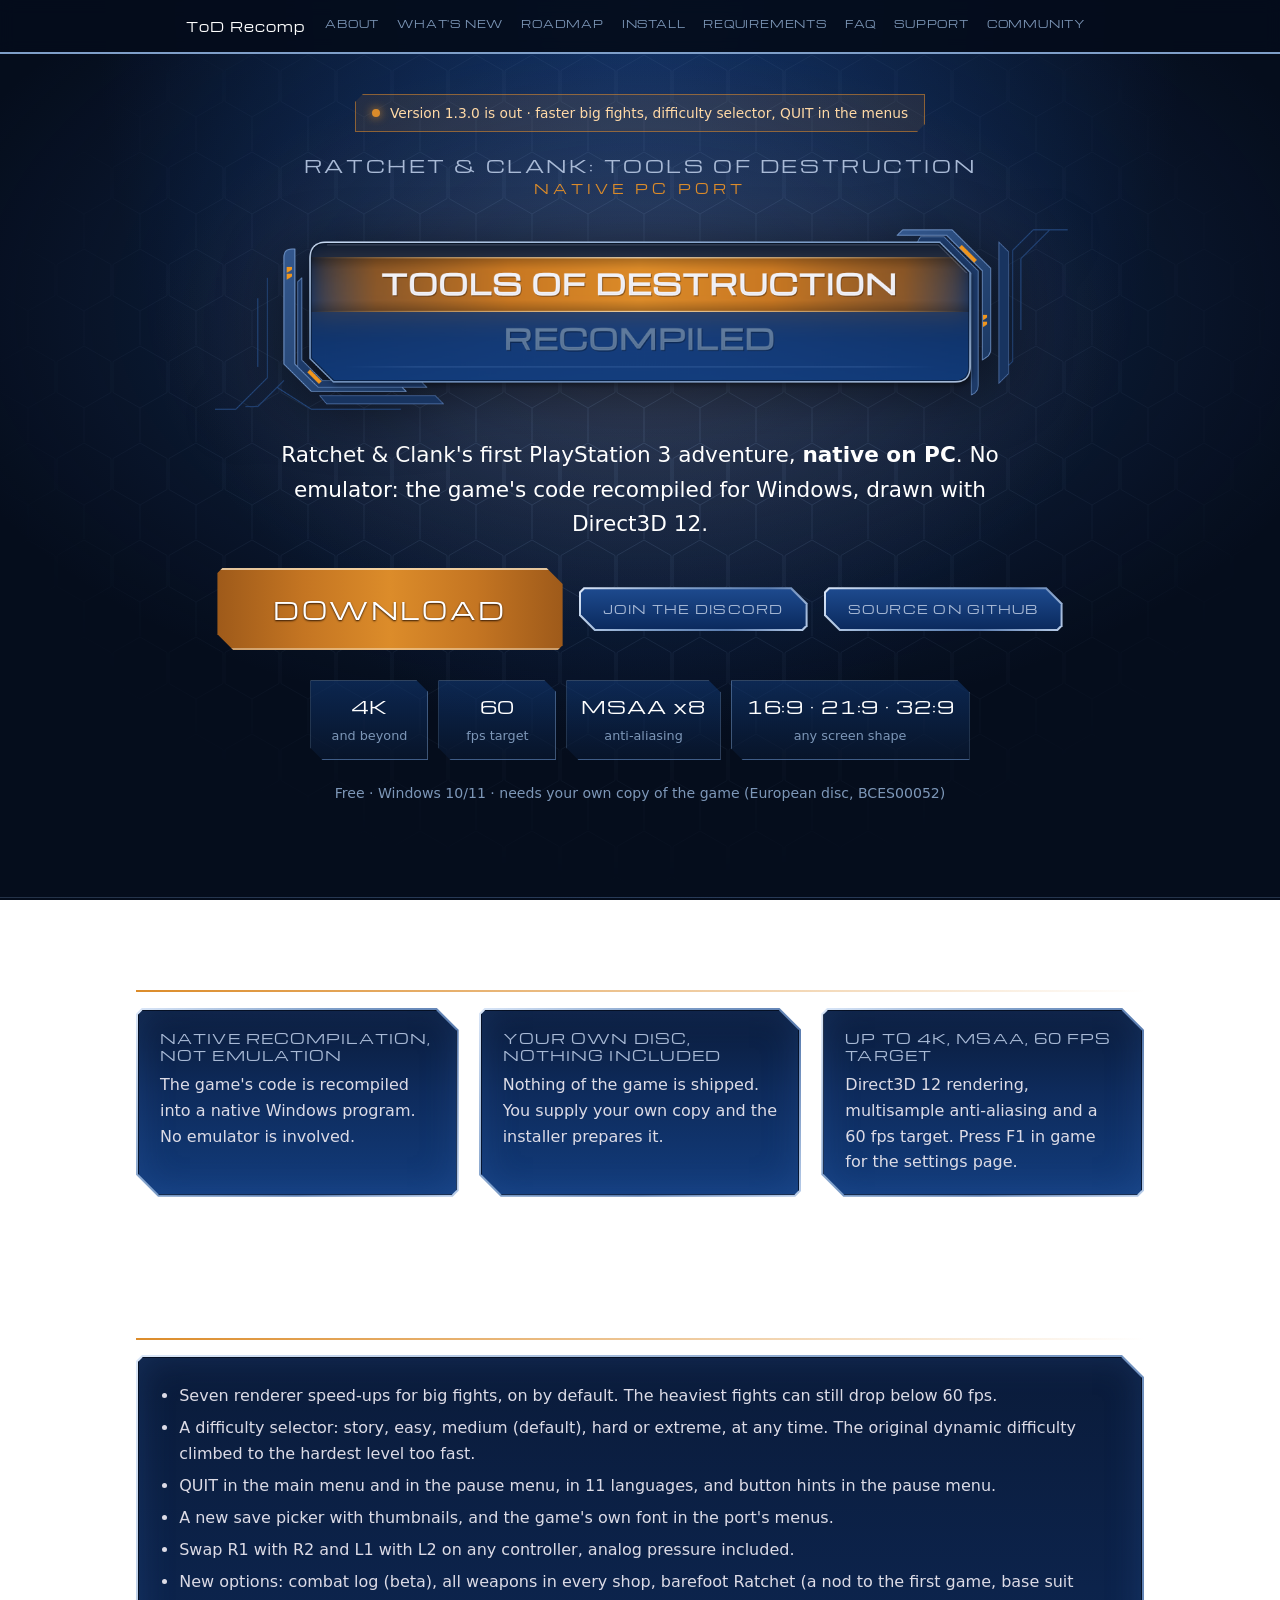
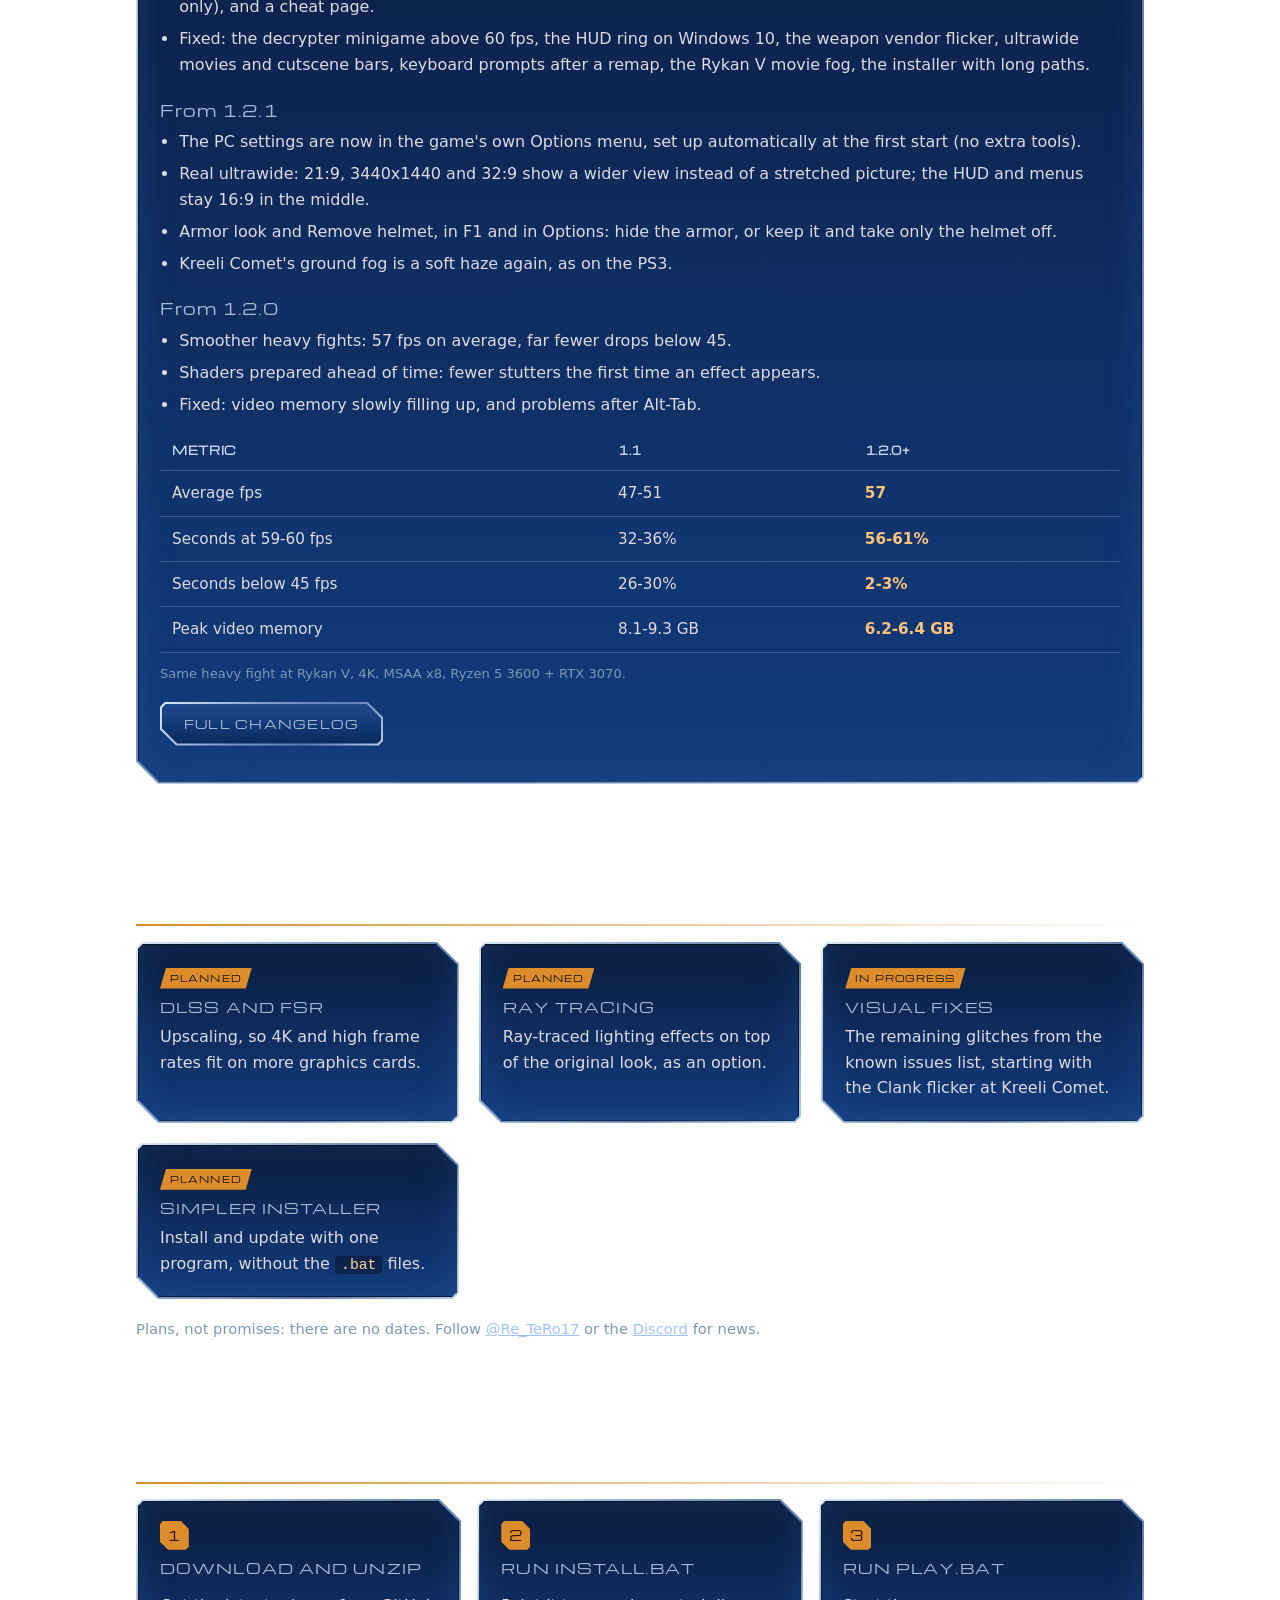
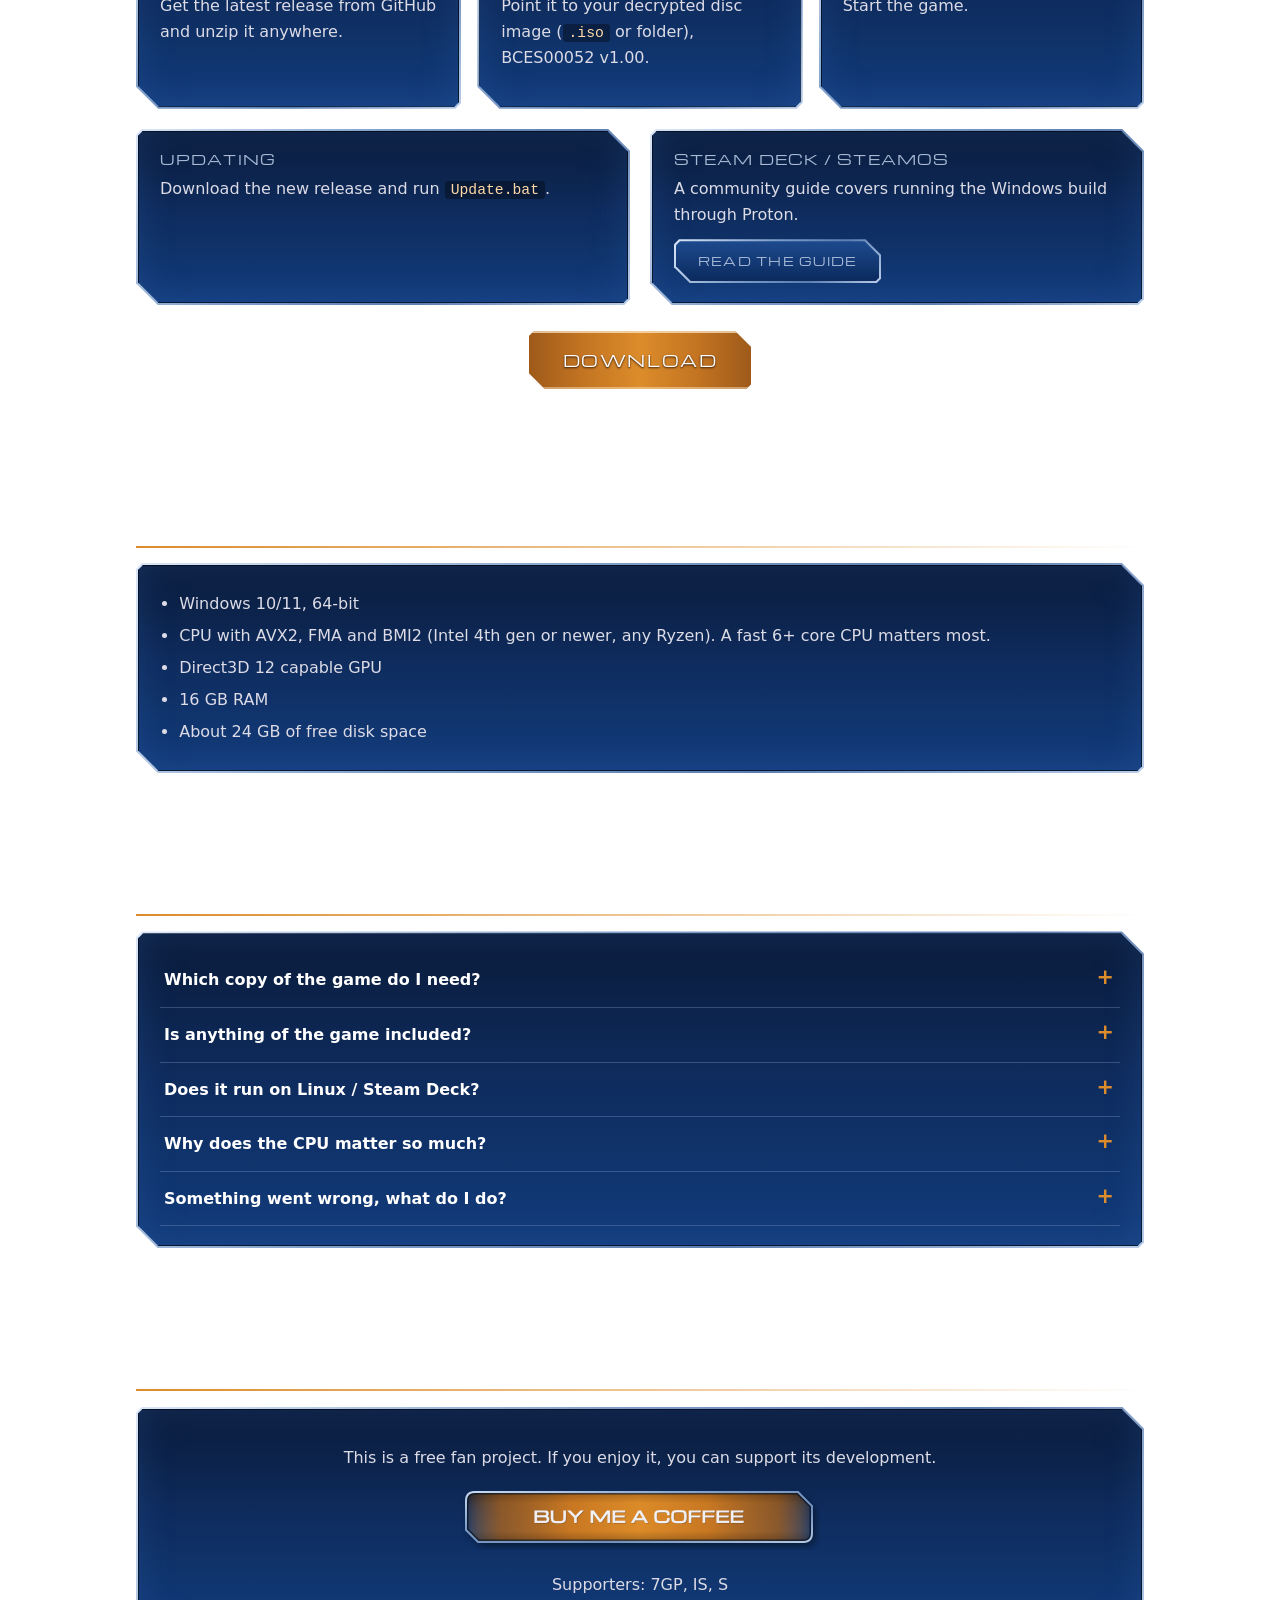
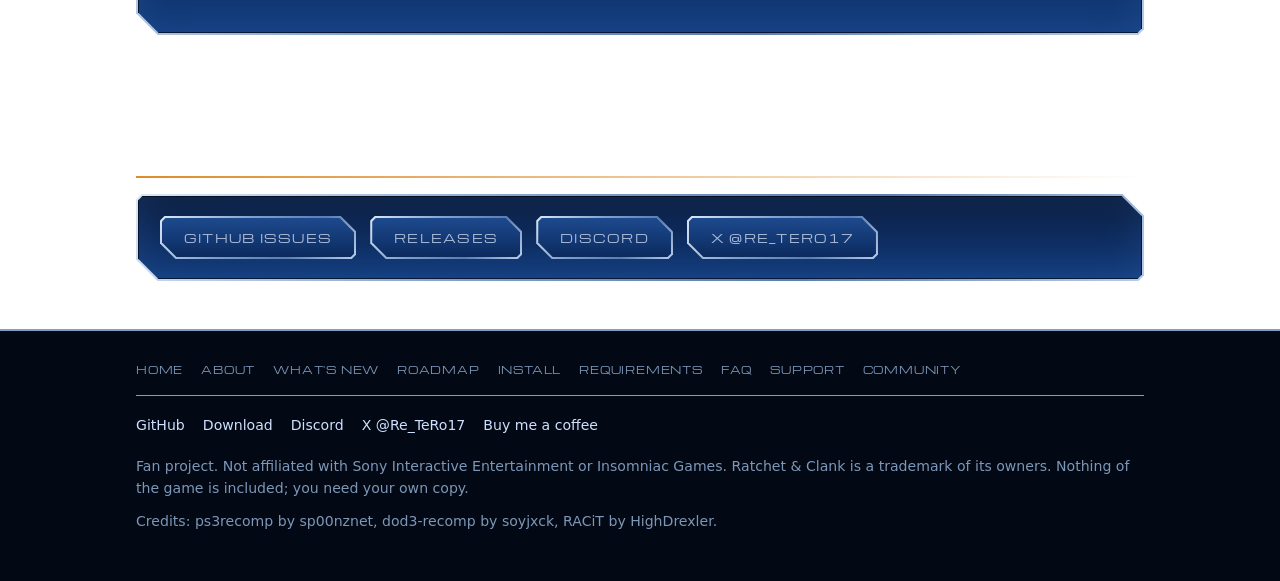
<file: index.html>
<!doctype html>
<html lang="en">
<head>
<meta charset="utf-8">
<meta name="viewport" content="width=device-width,initial-scale=1">
<!--
  DISCORD LINK: put the invite URL in DISCORD_URL below (inside the first <script>).
  While it is an empty string "" the Discord button stays hidden.
  Example: const DISCORD_URL = "https://discord.gg/xxxxxxx";
-->
<script>const DISCORD_URL = "https://discord.gg/S4jd7643mg";</script>
<title>Ratchet &amp; Clank: Tools of Destruction Recompiled</title>
<meta name="description" content="Play Ratchet &amp; Clank: Tools of Destruction (Ratchet and Clank Future, PS3) natively on PC: a free fan-made recompilation, no emulator, Direct3D 12, up to 4K, 60 fps and ultrawide. Bring your own copy of the game.">
<link rel="canonical" href="https://re-tero17.github.io/ratchet-tod-recomp/">
<script type="application/ld+json">{"@context":"https://schema.org","@type":"SoftwareApplication","name":"Ratchet & Clank: Tools of Destruction Recompiled","alternateName":["Ratchet and Clank Tools of Destruction PC","Ratchet & Clank Future: Tools of Destruction PC port","ToD Recomp"],"applicationCategory":"GameApplication","operatingSystem":"Windows 10, Windows 11","softwareVersion":"1.3.0","offers":{"@type":"Offer","price":"0","priceCurrency":"USD"},"url":"https://re-tero17.github.io/ratchet-tod-recomp/","downloadUrl":"https://github.com/Re-TeRo17/ratchet-tod-recomp/releases/latest","codeRepository":"https://github.com/Re-TeRo17/ratchet-tod-recomp","description":"Fan-made native PC port of Ratchet & Clank: Tools of Destruction (PS3) by static recompilation. Direct3D 12, up to 4K and 60 fps. Requires your own copy of the game."}</script>
<meta property="og:type" content="website">
<meta property="og:title" content="Ratchet &amp; Clank: Tools of Destruction Recompiled">
<meta property="og:description" content="Native on PC. No emulator, Direct3D 12, up to 4K and 60 fps. Fan project; your own copy of the game is required.">
<meta property="og:url" content="https://re-tero17.github.io/ratchet-tod-recomp/">
<meta property="og:image" content="https://re-tero17.github.io/ratchet-tod-recomp/assets/banner.png">
<meta name="twitter:card" content="summary_large_image">
<meta name="theme-color" content="#0a1a34">
<link rel="icon" href="assets/favicon.ico" sizes="any">
<link rel="icon" type="image/png" sizes="32x32" href="assets/favicon-32.png">
<link rel="apple-touch-icon" href="assets/apple-touch-icon.png">
<link rel="preconnect" href="https://fonts.googleapis.com">
<link rel="preconnect" href="https://fonts.gstatic.com" crossorigin>
<link href="https://fonts.googleapis.com/css2?family=Michroma&display=swap" rel="stylesheet">
<link rel="stylesheet" href="style.css">
</head>
<body>
<nav aria-label="Main"><div class="wrap">
<a class="brand" href="#top">ToD Recomp</a>
<a class="l" href="#about">About</a><a class="l" href="#new">What's new</a><a class="l" href="#roadmap">Roadmap</a><a class="l" href="#install">Install</a><a class="l" href="#requirements">Requirements</a><a class="l" href="#faq">FAQ</a><a class="l" href="#support">Support</a><a class="l" href="#community">Community</a>
</div></nav>

<header class="hero" id="top"><div class="wrap">
<p class="kicker"><span class="dot"></span><span>Version 1.3.0 is out &middot; faster big fights, difficulty selector, QUIT in the menus</span></p>
<h1 class="title">Ratchet &amp; Clank: Tools of Destruction <span>native PC port</span></h1>
<img class="banner" src="assets/banner.png" width="2560" height="584" alt="Ratchet &amp; Clank: Tools of Destruction Recompiled">
<p class="pitch">Ratchet &amp; Clank's first PlayStation 3 adventure, <strong>native on PC</strong>. No emulator: the game's code recompiled for Windows, drawn with Direct3D 12.</p>
<div class="cta"><a class="btn big" href="https://github.com/Re-TeRo17/ratchet-tod-recomp/releases/latest">Download</a>
<a class="btn alt" href="https://discord.gg/S4jd7643mg">Join the Discord</a>
<a class="btn alt" href="https://github.com/Re-TeRo17/ratchet-tod-recomp">Source on GitHub</a></div>
<ul class="stats">
<li><b>4K</b><span>and beyond</span></li>
<li><b>60</b><span>fps target</span></li>
<li><b>MSAA&nbsp;x8</b><span>anti-aliasing</span></li>
<li><b>16:9&nbsp;&middot;&nbsp;21:9&nbsp;&middot;&nbsp;32:9</b><span>any screen shape</span></li>
</ul>
<p class="meta">Free &middot; Windows 10/11 &middot; needs your own copy of the game (European disc, BCES00052)</p>
</div></header>

<main class="wrap">
<section id="about"><h2>What it is</h2>
<div class="grid">
<div class="panel card"><h3>Native recompilation, not emulation</h3><p>The game's code is recompiled into a native Windows program. No emulator is involved.</p></div>
<div class="panel card"><h3>Your own disc, nothing included</h3><p>Nothing of the game is shipped. You supply your own copy and the installer prepares it.</p></div>
<div class="panel card"><h3>Up to 4K, MSAA, 60 fps target</h3><p>Direct3D 12 rendering, multisample anti-aliasing and a 60 fps target. Press F1 in game for the settings page.</p></div>
</div></section>

<section id="new"><h2>What's new in 1.3.0</h2>
<div class="panel">
<ul class="fx">
<li>Seven renderer speed-ups for big fights, on by default. The heaviest fights can still drop below 60 fps.</li>
<li>A difficulty selector: story, easy, medium (default), hard or extreme, at any time. The original dynamic difficulty climbed to the hardest level too fast.</li>
<li>QUIT in the main menu and in the pause menu, in 11 languages, and button hints in the pause menu.</li>
<li>A new save picker with thumbnails, and the game's own font in the port's menus.</li>
<li>Swap R1 with R2 and L1 with L2 on any controller, analog pressure included.</li>
<li>New options: combat log (beta), all weapons in every shop, barefoot Ratchet (a nod to the first game, base suit only), and a cheat page.</li>
<li>Fixed: the decrypter minigame above 60 fps, the HUD ring on Windows 10, the weapon vendor flicker, ultrawide movies and cutscene bars, keyboard prompts after a remap, the Rykan V movie fog, the installer with long paths.</li>
</ul>
<h3 style="margin-top:22px">From 1.2.1</h3>
<ul class="fx">
<li>The PC settings are now in the game's own Options menu, set up automatically at the first start (no extra tools).</li>
<li>Real ultrawide: 21:9, 3440x1440 and 32:9 show a wider view instead of a stretched picture; the HUD and menus stay 16:9 in the middle.</li>
<li>Armor look and Remove helmet, in F1 and in Options: hide the armor, or keep it and take only the helmet off.</li>
<li>Kreeli Comet's ground fog is a soft haze again, as on the PS3.</li>
</ul>
<h3 style="margin-top:22px">From 1.2.0</h3>
<ul class="fx">
<li>Smoother heavy fights: 57 fps on average, far fewer drops below 45.</li>
<li>Shaders prepared ahead of time: fewer stutters the first time an effect appears.</li>
<li>Fixed: video memory slowly filling up, and problems after Alt-Tab.</li>
</ul>
<div class="tw"><table>
<caption>Same heavy fight at Rykan V, 4K, MSAA x8, Ryzen 5 3600 + RTX 3070.</caption>
<thead><tr><th>Metric</th><th>1.1</th><th>1.2.0+</th></tr></thead>
<tbody>
<tr><td>Average fps</td><td>47-51</td><td class="new">57</td></tr>
<tr><td>Seconds at 59-60 fps</td><td>32-36%</td><td class="new">56-61%</td></tr>
<tr><td>Seconds below 45 fps</td><td>26-30%</td><td class="new">2-3%</td></tr>
<tr><td>Peak video memory</td><td>8.1-9.3 GB</td><td class="new">6.2-6.4 GB</td></tr>
</tbody></table></div>
<p style="margin-top:18px"><a class="btn alt" href="https://github.com/Re-TeRo17/ratchet-tod-recomp/blob/main/CHANGELOG.md">Full changelog</a></p>
</div></section>

<section id="roadmap"><h2>Coming soon</h2>
<div class="grid">
<div class="panel card soon"><span class="tag">Planned</span><h3>DLSS and FSR</h3><p>Upscaling, so 4K and high frame rates fit on more graphics cards.</p></div>
<div class="panel card soon"><span class="tag">Planned</span><h3>Ray tracing</h3><p>Ray-traced lighting effects on top of the original look, as an option.</p></div>
<div class="panel card soon"><span class="tag">In progress</span><h3>Visual fixes</h3><p>The remaining glitches from the known issues list, starting with the Clank flicker at Kreeli Comet.</p></div>
<div class="panel card soon"><span class="tag">Planned</span><h3>Simpler installer</h3><p>Install and update with one program, without the <code>.bat</code> files.</p></div>
</div>
<p class="note">Plans, not promises: there are no dates. Follow <a href="https://x.com/Re_TeRo17">@Re_TeRo17</a> or the <a href="https://discord.gg/S4jd7643mg">Discord</a> for news.</p>
</section>

<section id="install"><h2>Install in 3 steps</h2>
<ol class="steps">
<li class="panel"><h3>Download and unzip</h3><p>Get the latest release from GitHub and unzip it anywhere.</p></li>
<li class="panel"><h3>Run Install.bat</h3><p>Point it to your decrypted disc image (<code>.iso</code> or folder), BCES00052 v1.00.</p></li>
<li class="panel"><h3>Run Play.bat</h3><p>Start the game.</p></li>
</ol>
<div class="grid" style="margin-top:20px">
<div class="panel card"><h3>Updating</h3><p>Download the new release and run <code>Update.bat</code>.</p></div>
<div class="panel card"><h3>Steam Deck / SteamOS</h3><p>A community guide covers running the Windows build through Proton.</p><p style="margin-top:12px"><a class="btn alt" href="https://github.com/Re-TeRo17/ratchet-tod-recomp#steam-deck--steamos-proton-community-guide">Read the guide</a></p></div>
</div>
<p class="center" style="margin-top:26px"><a class="btn" href="https://github.com/Re-TeRo17/ratchet-tod-recomp/releases/latest">Download</a></p>
</section>

<section id="requirements"><h2>Requirements</h2>
<div class="panel"><ul class="fx" style="margin:0">
<li>Windows 10/11, 64-bit</li>
<li>CPU with AVX2, FMA and BMI2 (Intel 4th gen or newer, any Ryzen). A fast 6+ core CPU matters most.</li>
<li>Direct3D 12 capable GPU</li>
<li>16 GB RAM</li>
<li>About 24 GB of free disk space</li>
</ul></div></section>

<section id="faq"><h2>FAQ</h2>
<div class="panel">
<details><summary>Which copy of the game do I need?</summary><p>The European disc, BCES00052 v1.00, as a decrypted <code>.iso</code> or folder. Other regions are not supported yet.</p></details>
<details><summary>Is anything of the game included?</summary><p>No. Nothing of the game is included; you need your own copy.</p></details>
<details><summary>Does it run on Linux / Steam Deck?</summary><p>The Windows build runs through Proton. See the <a href="https://github.com/Re-TeRo17/ratchet-tod-recomp#steam-deck--steamos-proton-community-guide">community guide</a>.</p></details>
<details><summary>Why does the CPU matter so much?</summary><p>The game's SPU code runs on your CPU cores, so the heaviest scenes are CPU-limited.</p></details>
<details><summary>Something went wrong, what do I do?</summary><p>Open an <a href="https://github.com/Re-TeRo17/ratchet-tod-recomp/issues">issue</a> and attach <code>log\tod.log</code>, <code>log\tod_v2_*.jsonl</code> and <code>log\tod_crash.txt</code>. Press F7 in game to mark the moment.</p></details>
</div></section>

<section id="support"><h2>Support</h2>
<div class="panel center">
<p>This is a free fan project. If you enjoy it, you can support its development.</p>
<a class="coffee" href="https://buymeacoffee.com/tero17"><img src="assets/support_coffee.png" width="720" height="128" loading="lazy" alt="Buy me a coffee"></a>
<p style="margin-top:14px">Supporters: 7GP, IS, S</p>
</div></section>

<section id="community"><h2>Community</h2>
<div class="panel"><div class="row">
<a class="btn alt" href="https://github.com/Re-TeRo17/ratchet-tod-recomp/issues">GitHub Issues</a>
<a class="btn alt" href="https://github.com/Re-TeRo17/ratchet-tod-recomp/releases">Releases</a>
<a class="btn alt" id="discord" href="#" hidden>Discord</a>
<a class="btn alt" href="https://x.com/Re_TeRo17">X @Re_TeRo17</a>
</div></div></section>
</main>

<footer><div class="wrap">
<nav class="fnav" aria-label="Footer"><a href="#top">Home</a><a href="#about">About</a><a href="#new">What's new</a><a href="#roadmap">Roadmap</a><a href="#install">Install</a><a href="#requirements">Requirements</a><a href="#faq">FAQ</a><a href="#support">Support</a><a href="#community">Community</a></nav>
<div class="fsoc"><a href="https://github.com/Re-TeRo17/ratchet-tod-recomp">GitHub</a><a href="https://github.com/Re-TeRo17/ratchet-tod-recomp/releases/latest">Download</a><a href="https://discord.gg/S4jd7643mg">Discord</a><a href="https://x.com/Re_TeRo17">X @Re_TeRo17</a><a href="https://buymeacoffee.com/tero17">Buy me a coffee</a></div>
<p>Fan project. Not affiliated with Sony Interactive Entertainment or Insomniac Games. Ratchet &amp; Clank is a trademark of its owners. Nothing of the game is included; you need your own copy.</p>
<p>Credits: ps3recomp by sp00nznet, dod3-recomp by soyjxck, RACiT by HighDrexler.</p>
</div></footer>

<script>
(function(){
var d=document.getElementById('discord');
if(typeof DISCORD_URL==='string'&&DISCORD_URL){d.href=DISCORD_URL;d.hidden=false}
})();
</script>
</body>
</html>
</file>
<file: style.css>
:root{--bg:#050d1c;--p1:#0a1a34;--p2:#0d2a59;--p3:#113a78;--e1:#c9daf2;--e2:#7f9fc9;--or:#dc8c2a;--or2:#c47522;--tx:#dcdbe6;--idle:#7d97b8;--hd:Michroma,Bahnschrift,"Segoe UI",sans-serif;--cut:22px;--steel:#a9bad6;--shape:polygon(6px 0,calc(100% - var(--cut)) 0,100% var(--cut),100% calc(100% - 6px),calc(100% - 6px) 100%,var(--cut) 100%,0 calc(100% - var(--cut)),0 6px);--shape-in:polygon(5px 0,calc(100% - var(--cut) + 1px) 0,100% calc(var(--cut) - 1px),100% calc(100% - 5px),calc(100% - 5px) 100%,calc(var(--cut) - 1px) 100%,0 calc(100% - var(--cut) + 1px),0 5px)}
*{box-sizing:border-box}
html{scroll-behavior:smooth;scroll-padding-top:70px}
body{margin:0;background:radial-gradient(ellipse at 50% 0,#0e2a57 0,var(--bg) 60%) fixed;color:var(--tx);font:16px/1.6 "Segoe UI",system-ui,-apple-system,Roboto,sans-serif;overflow-x:hidden}
img{max-width:100%;height:auto;display:block}
a{color:#9cc4ff}
a:hover{color:#fff}
h1,h2,h3{font-family:var(--hd);letter-spacing:.04em;font-weight:400;line-height:1.25;margin:0 0 .6em}
h2{font-size:clamp(1.15rem,3.5vw,1.6rem);color:#fff;text-transform:uppercase;padding-bottom:.5em;border-bottom:2px solid;border-image:linear-gradient(90deg,var(--or),transparent) 1}
h3{font-size:1rem;color:var(--steel)}
.wrap{max-width:1040px;margin:0 auto;padding:0 16px}
section{padding:48px 0}
.panel{position:relative;isolation:isolate;padding:22px 24px;clip-path:var(--shape);
 background:linear-gradient(135deg,#dbe7f8,var(--e2) 38%,#5b7db0 68%,#b9cde9)}
.panel::before{content:"";position:absolute;inset:2px;z-index:-1;clip-path:var(--shape-in);
 background:linear-gradient(180deg,#0a1b3a 0,#0e2b5c 45%,#123c7c 100%);box-shadow:inset 0 0 0 1px rgba(2,8,20,.7),inset 0 0 36px rgba(60,110,190,.25)}
.panel p,.panel li{color:var(--tx)}
/* nav */
nav{position:sticky;top:0;z-index:50;background:rgba(5,13,28,.92);backdrop-filter:blur(8px);border-bottom:2px solid var(--e2)}
nav .wrap{max-width:1200px;display:flex;align-items:center;justify-content:center;flex-wrap:nowrap;gap:2px;min-height:52px}
@media (max-width:1000px){nav .wrap{justify-content:flex-start;overflow-x:auto;scrollbar-width:none}}
nav .wrap::-webkit-scrollbar{display:none}
nav .brand{font-family:var(--hd);color:#fff;text-decoration:none;font-size:.8rem;letter-spacing:.08em;margin-right:10px;white-space:nowrap}
nav a.l{font-family:var(--hd);font-size:.62rem;letter-spacing:.08em;text-transform:uppercase;color:var(--idle);text-decoration:none;padding:9px 8px;white-space:nowrap;border-bottom:3px solid transparent}
nav a.l:hover,nav a.l:focus-visible{color:#fff;background:linear-gradient(90deg,transparent,var(--or2),var(--or),var(--or2),transparent);outline:none}
/* buttons */
.btn{display:inline-block;font-family:var(--hd);text-transform:uppercase;letter-spacing:.1em;text-decoration:none;color:#fff;text-align:center;
 background:linear-gradient(90deg,#9e5a1a,var(--or2) 25%,var(--or) 50%,var(--or2) 75%,#9e5a1a);padding:16px 34px;font-size:1rem;
 clip-path:polygon(5px 0,calc(100% - 16px) 0,100% 16px,100% calc(100% - 5px),calc(100% - 5px) 100%,16px 100%,0 calc(100% - 16px),0 5px);
 box-shadow:inset 0 2px 0 rgba(255,240,210,.7),inset 0 -2px 0 rgba(255,240,210,.45);text-shadow:0 1px 2px #2a1404;transition:filter .15s}
.btn:hover{filter:brightness(1.15) drop-shadow(0 0 12px rgba(224,138,42,.7));color:#fff}
.btn.big{font-size:clamp(1.05rem,4.5vw,1.5rem);padding:22px 56px}
.btn.alt{position:relative;isolation:isolate;background:linear-gradient(135deg,#dbe7f8,var(--e2) 40%,#5b7db0 70%,#b9cde9);color:var(--steel);text-shadow:none;box-shadow:none;padding:12px 24px;font-size:.78rem}
.btn.alt::before{content:"";position:absolute;inset:2px;z-index:-1;background:linear-gradient(180deg,#1d4a8e,#0b2a5e);clip-path:polygon(4px 0,calc(100% - 15px) 0,100% 15px,100% calc(100% - 4px),calc(100% - 4px) 100%,15px 100%,0 calc(100% - 15px),0 4px)}
.btn.alt:hover{color:#fff}
.btn.alt:hover{filter:brightness(1.25)}
/* hero */
.hero{position:relative;isolation:isolate;overflow:hidden;padding:40px 0 64px;text-align:center;border-bottom:1px solid rgba(127,159,201,.25);
 background:radial-gradient(ellipse 55% 50% at 50% 34%,rgba(224,138,42,.16),transparent 70%),radial-gradient(ellipse 80% 70% at 50% 30%,rgba(42,92,174,.35),transparent 72%)}
.hero::before{content:"";position:absolute;inset:0;z-index:-1;opacity:.22;pointer-events:none;
 background-image:url("data:image/svg+xml,%3Csvg xmlns='http://www.w3.org/2000/svg' width='56' height='97' viewBox='0 0 56 97'%3E%3Cpath d='M28 1l27 15.5v31L28 63 1 47.5v-31z M28 63v34' fill='none' stroke='%237f9fc9' stroke-width='1'/%3E%3C/svg%3E");
 -webkit-mask-image:radial-gradient(ellipse 70% 80% at 50% 40%,#000,transparent 75%);mask-image:radial-gradient(ellipse 70% 80% at 50% 40%,#000,transparent 75%)}
.hero .wrap{position:relative;z-index:1}
.hero .kicker{display:inline-flex;align-items:center;gap:10px;max-width:100%;text-align:left;margin:0 0 22px;padding:7px 16px;font-size:.86rem;color:#ffd9a6;
 border:1px solid rgba(224,138,42,.55);background:rgba(220,140,42,.10);clip-path:polygon(8px 0,100% 0,100% calc(100% - 8px),calc(100% - 8px) 100%,0 100%,0 8px)}
.hero .kicker .dot{width:8px;height:8px;border-radius:50%;background:var(--or);box-shadow:0 0 10px var(--or);animation:pulse 2s ease-in-out infinite}
@keyframes pulse{50%{opacity:.35}}
.hero .title{margin:0 0 14px;font-size:clamp(.9rem,2.4vw,1.15rem);letter-spacing:.14em;text-transform:uppercase;color:var(--steel)}
.hero .title span{display:block;margin-top:4px;font-size:.72em;letter-spacing:.3em;color:var(--or)}
.hero .kicker .dot{flex:none}
.hero .kicker span:last-child{min-width:0}
@media (max-width:520px){.hero .stats li{min-width:0;flex:1 1 40%}.hero .cta .btn.alt{width:100%}}
.hero .cta{display:flex;flex-wrap:wrap;justify-content:center;align-items:center;gap:14px 16px;margin:0 0 30px}
.hero .stats{list-style:none;display:flex;flex-wrap:wrap;justify-content:center;gap:10px;margin:0 auto 22px;padding:0;max-width:1010px}
.hero .stats li{min-width:118px;padding:12px 14px;background:linear-gradient(180deg,rgba(17,58,120,.55),rgba(10,26,52,.55));border:1px solid rgba(127,159,201,.45);
 clip-path:polygon(0 0,calc(100% - 12px) 0,100% 12px,100% 100%,12px 100%,0 calc(100% - 12px))}
.hero .stats b{display:block;font-family:var(--hd);font-weight:400;font-size:1.1rem;color:#fff;letter-spacing:.05em}
.hero .stats span{font-size:.8rem;color:var(--idle)}
@media (prefers-reduced-motion:reduce){.hero .kicker .dot{animation:none}}
.hero .banner{display:block;width:100%;max-width:880px;height:auto;margin:0 auto 26px;filter:drop-shadow(0 8px 26px rgba(0,0,0,.55))}
.hero .pitch{font-size:clamp(1.05rem,2.6vw,1.35rem);max-width:760px;margin:0 auto 26px;color:#fff}
.meta{font-size:.88rem;color:var(--idle);margin:16px 0 28px}
.hero .shot{width:100%;aspect-ratio:1920/1056;object-fit:cover;max-width:900px;margin:0 auto;border:2px solid var(--e2);box-shadow:0 10px 50px rgba(0,0,0,.6)}
/* grids */
.grid{display:grid;gap:20px;grid-template-columns:repeat(auto-fit,minmax(260px,1fr))}
.card h3,.steps h3{color:var(--steel);font-size:.86rem;text-transform:uppercase;letter-spacing:.08em}
.card p{margin:0}
.card.soon .tag{display:inline-block;margin:0 0 10px;padding:3px 10px;font-family:var(--hd);font-size:.58rem;letter-spacing:.12em;text-transform:uppercase;color:#1a1206;background:var(--or);
 clip-path:polygon(6px 0,100% 0,calc(100% - 6px) 100%,0 100%)}
#roadmap .note{margin:18px 0 0;color:var(--idle);font-size:.92rem}
ul.fx{padding-left:1.2em;margin:0 0 1em}
ul.fx li{margin:.4em 0}
.tw{overflow-x:auto}
table{border-collapse:collapse;width:100%;min-width:480px;font-size:.95rem}
th,td{padding:10px 12px;text-align:left;border-bottom:1px solid rgba(127,159,201,.35)}
th{font-family:var(--hd);font-size:.66rem;letter-spacing:.06em;text-transform:uppercase;color:var(--e1)}
td.new{color:#ffc27a;font-weight:600}
caption{caption-side:bottom;text-align:left;font-size:.82rem;color:var(--idle);padding-top:10px}
/* gallery */
.gal{display:grid;gap:14px;grid-template-columns:repeat(auto-fill,minmax(280px,1fr))}
.gal figure{margin:0}
.gal a{display:block;border:2px solid var(--e2);background:#000;clip-path:polygon(0 0,calc(100% - 14px) 0,100% 14px,100% 100%,14px 100%,0 calc(100% - 14px))}
.gal a:hover,.gal a:focus-visible{border-color:var(--or);box-shadow:0 0 18px rgba(224,138,42,.5)}
.gal figcaption{font-size:.88rem;color:var(--idle);padding:6px 2px}
#lb{position:fixed;inset:0;z-index:100;background:rgba(2,6,14,.94);display:none;align-items:center;justify-content:center;flex-direction:column;padding:16px;cursor:zoom-out}
#lb.on{display:flex}
#lb img{max-height:85vh;max-width:100%;border:2px solid var(--e2)}
#lb p{margin:10px 0 0;color:var(--tx)}
/* steps */
.steps{counter-reset:s;list-style:none;padding:0;margin:0;display:grid;gap:16px;grid-template-columns:repeat(auto-fit,minmax(250px,1fr))}
.steps li{counter-increment:s}
.steps li h3::before{content:counter(s);display:block;font-family:var(--hd);background:var(--or);color:#2a1404;width:2em;height:2em;line-height:2em;text-align:center;margin-bottom:10px;font-size:.9rem;clip-path:polygon(3px 0,calc(100% - 8px) 0,100% 8px,100% calc(100% - 3px),calc(100% - 3px) 100%,8px 100%,0 calc(100% - 8px),0 3px)}
code{background:rgba(0,0,0,.35);padding:1px 6px;border-radius:3px;font-size:.92em;color:#ffd9a6}
/* faq */
details{border-bottom:1px solid rgba(127,159,201,.35)}
summary{cursor:pointer;padding:14px 4px;font-weight:600;color:#fff;list-style:none;position:relative;padding-right:30px}
summary::-webkit-details-marker{display:none}
summary::after{content:"+";position:absolute;right:6px;color:var(--or);font-size:1.3rem;top:8px}
details[open] summary::after{content:"\2212"}
details p{margin:0 0 14px;padding:0 4px}
summary:focus-visible{outline:2px solid var(--or)}
.coffee{display:inline-block;max-width:100%}
.coffee img{width:360px;max-width:100%}
.row{display:flex;flex-wrap:wrap;gap:14px;align-items:center}
footer{border-top:2px solid var(--e2);background:#030914;padding:32px 0 40px;font-size:.88rem;color:var(--idle)}
footer p{margin:0 0 10px}
footer .fnav{position:static;background:none;backdrop-filter:none;z-index:auto;display:flex;flex-wrap:wrap;gap:6px 18px;margin:0 0 18px;padding:0 0 16px;border-bottom:1px solid var(--e2)}
footer .fnav a{font-family:var(--hd);font-size:.62rem;letter-spacing:.08em;text-transform:uppercase;color:var(--idle);text-decoration:none}
footer .fnav a:hover,footer .fnav a:focus-visible{color:#fff}
footer .fsoc{display:flex;flex-wrap:wrap;gap:6px 18px;margin:0 0 18px}
footer .fsoc a{color:#cfe0ff;text-decoration:none}
footer .fsoc a:hover,footer .fsoc a:focus-visible{color:#fff;text-decoration:underline}
.center{text-align:center}
@media (max-width:520px){table{min-width:0;font-size:.85rem}th,td{padding:8px 6px}.panel{padding:16px}.btn{padding:14px 22px}.btn.big{padding:18px 26px;width:100%}}
@media (prefers-reduced-motion:reduce){html{scroll-behavior:auto}}
</file>
